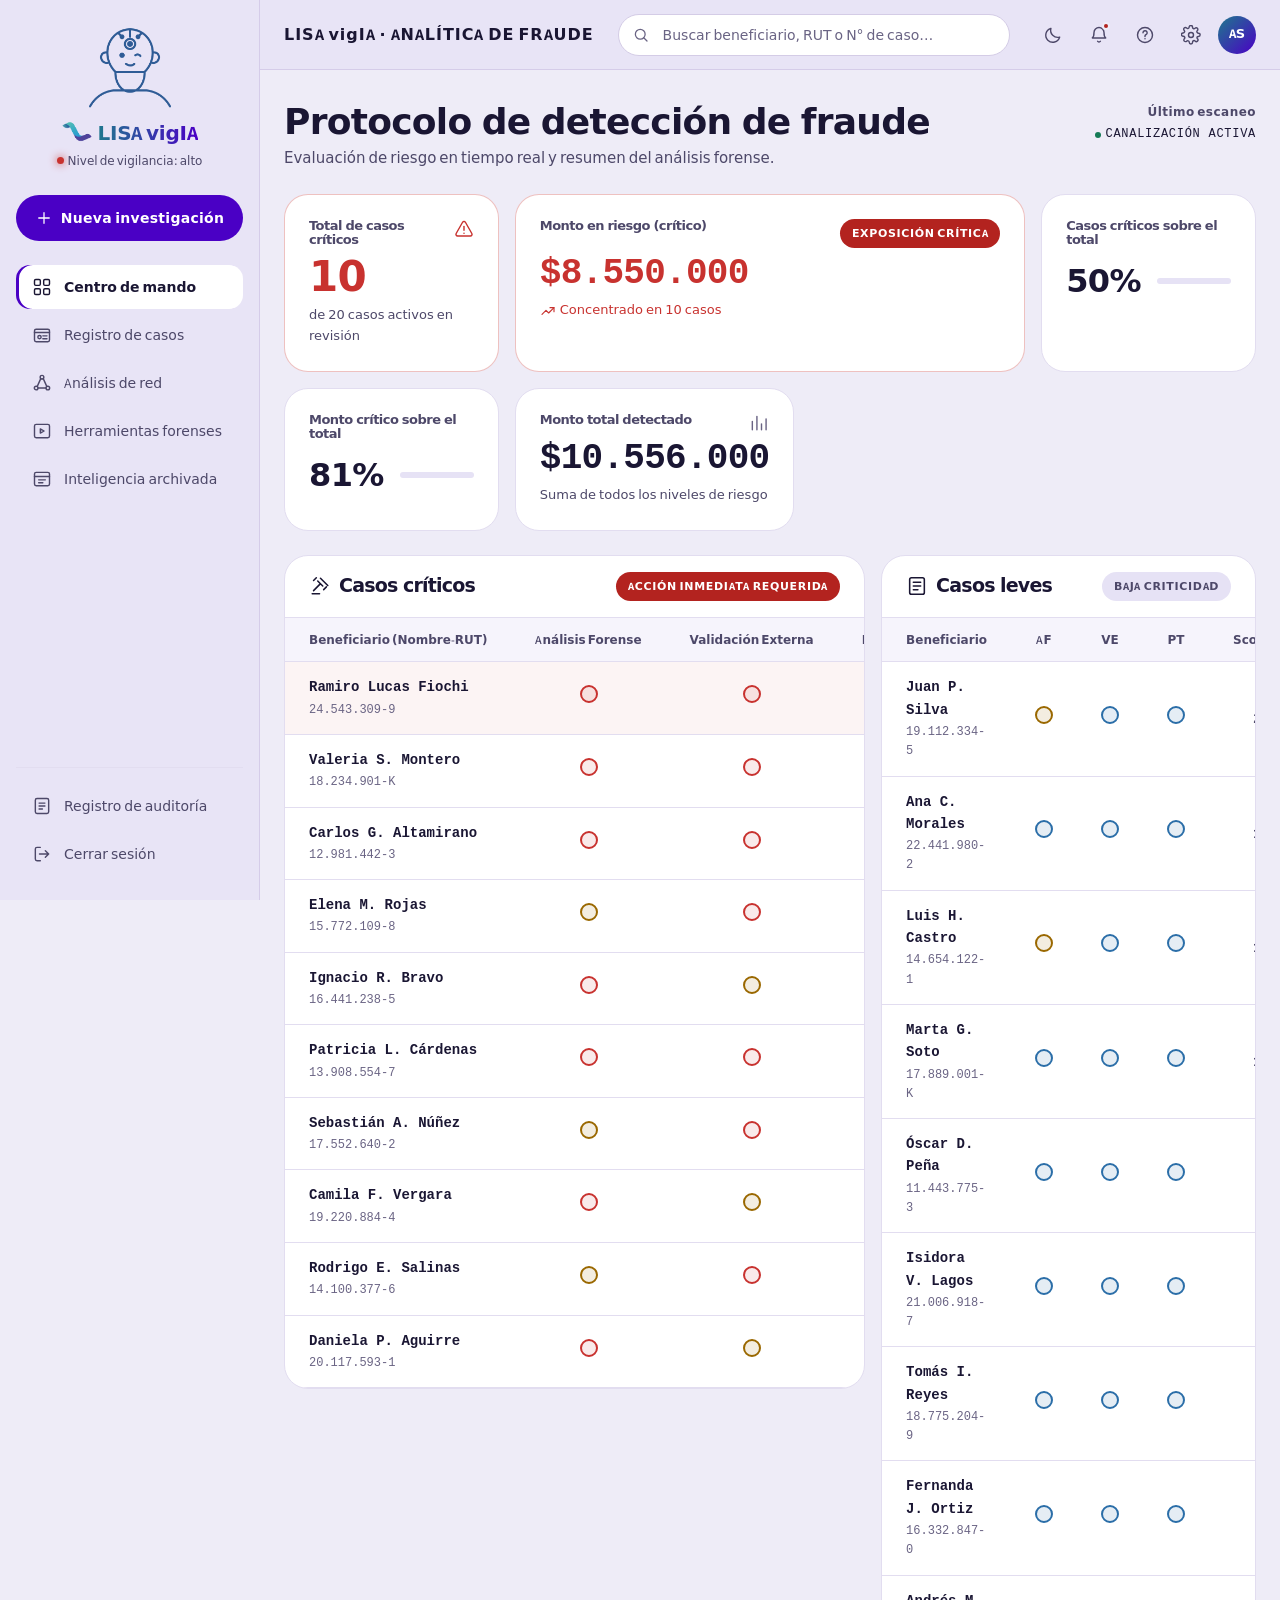
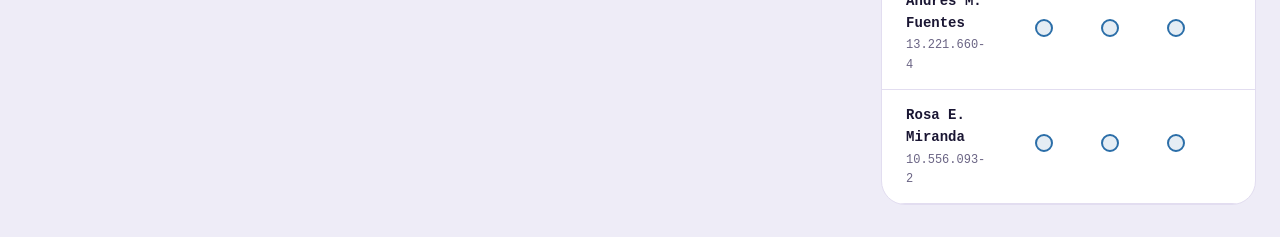
<file: index.html>
<!DOCTYPE html>
<html lang="es">
  <head>
    <meta charset="UTF-8" />
    <meta name="viewport" content="width=device-width, initial-scale=1.0" />
    <meta
      name="description"
      content="LISA vigIA: plataforma de revisión de evidencia de fraude en siniestros para compañías de seguros."
    />
    <title>LISA vigIA · Analítica de fraude en siniestros</title>

    <link rel="icon" type="image/png" href="assets/lisa-logo.png" />

    <link rel="stylesheet" href="src/css/base.css" />
    <link rel="stylesheet" href="src/css/layout.css" />
    <link rel="stylesheet" href="src/css/componentes.css" />
    <link rel="stylesheet" href="src/css/reporte.css" />
    <link rel="stylesheet" href="src/css/secciones.css" />
    <link rel="stylesheet" href="src/css/impresion.css" />
  </head>

  <body>
    <a class="solo-lectores" href="#contenido">Saltar al contenido principal</a>

    <!-- La interfaz se construye por completo desde src/js/app.js -->
    <script type="module" src="src/js/app.js"></script>

    <noscript>
      <p style="padding: 2.4rem">
        LISA vigIA necesita JavaScript activado para mostrar el análisis de los siniestros.
      </p>
    </noscript>
  </body>
</html>
</file>
<file: src/css/base.css>
/* =========================================================================
   LISA vigIA — Fundaciones: reset, tokens de diseño y tipografía base.
   El font-size raíz es 62.5% para que 1rem = 10px y las medidas del
   maquetado se lean directamente en decenas de píxel.

   La tipografía y la paleta provienen del sitio de LISA
   (lisainsurtech.com): Assistant para el texto y una geométrica para los
   títulos, en lugar de la Futura del sitio, que es de licencia cerrada.
   Los archivos se sirven desde el propio proyecto, sin acudir a terceros.
   ========================================================================= */

@font-face {
  font-family: "Assistant";
  src: url("../../assets/fuentes/assistant-latin.woff2") format("woff2");
  font-weight: 200 800;
  font-display: swap;
}

@font-face {
  font-family: "Jost";
  src: url("../../assets/fuentes/jost-latin.woff2") format("woff2");
  font-weight: 100 900;
  font-display: swap;
}


*,
*::before,
*::after {
  box-sizing: border-box;
  margin: 0;
  padding: 0;
}

:root {
  /* --- Superficies -------------------------------------------------- */
  --color-fondo: #0a1836;
  --color-superficie: #101f42;
  --color-superficie-alta: #16274f;
  --color-superficie-suave: #1c2f5c;
  --color-panel-datos: #16294f;

  /* --- Bordes y separadores ----------------------------------------- */
  --color-borde: #24386b;
  --color-borde-suave: #1a2c58;
  --color-borde-acento: #3d5490;

  /* Franjas de navegación. En el tema nocturno se confunden con el fondo,
     que es justo el efecto buscado allí. */
  --color-cromo: #081330;
  --color-cromo-borde: #1a2c58;

  /* --- Texto --------------------------------------------------------- */
  --color-texto: #eef2fb;
  --color-texto-medio: #a3b0cc;
  --color-texto-tenue: #7b8cb0;

  /* --- Semáforo de riesgo -------------------------------------------- */
  --color-critico: #f2857f;
  --color-critico-fuerte: #e5484d;
  --color-critico-fondo: rgba(242, 133, 127, 0.12);
  --color-medio: #e5b567;
  --color-medio-fondo: rgba(229, 181, 103, 0.12);
  --color-bajo: #6ea8d8;
  --color-bajo-fondo: rgba(110, 168, 216, 0.12);
  --color-ok: #5fc9a0;
  --color-ok-fondo: rgba(95, 201, 160, 0.12);
  --color-ok-fondo-fuerte: rgba(95, 201, 160, 0.24);
  /* Turquesa de la onda de LISA, reservado a la serie de precisión de los
     gráficos. Se mantiene aparte de --color-ok porque aquel comunica un
     estado correcto y este es identidad de marca. */
  --color-precision: #00e5c2;
  /* Realce de la fila destacada en los listados. */
  --color-fila-critica: rgba(242, 133, 127, 0.07);
  --color-fila-critica-fuerte: rgba(242, 133, 127, 0.12);
  --color-borde-alerta: rgba(242, 133, 127, 0.35);

  /* --- Marca LISA ----------------------------------------------------- */
  --color-marca-turquesa: #00e5c2;
  --color-marca-azul: #36d9ff;
  --color-marca-violeta: #9b7cff;
  --color-accion: #9b7cff;
  /* Texto que se apoya sobre el color de acento. Cada tema lo define según
     la luminosidad de su propio acento: aquí es lavanda claro. */
  --color-sobre-accion: #0a0a1a;

  /* --- Tipografía ------------------------------------------------------ */
  --fuente-base: "Assistant", "Segoe UI", system-ui, -apple-system, sans-serif;
  /* Geométrica para titulares, en el lugar que la Futura ocupa en el sitio. */
  --fuente-titulo: "Jost", "Futura", "Century Gothic", var(--fuente-base);
  --fuente-mono: "Cascadia Mono", "Consolas", "SF Mono", "Menlo", monospace;

  /* --- Ritmo espacial --------------------------------------------------- */
  --espacio-xs: 0.4rem;
  --espacio-sm: 0.8rem;
  --espacio-md: 1.6rem;
  --espacio-lg: 2.4rem;
  --espacio-xl: 3.2rem;

  --radio-sm: 0.8rem;
  --radio-md: 1.4rem;
  --radio-lg: 2.4rem;
  /* Píldora completa, la forma que el sitio da a sus botones. */
  --radio-pildora: 30rem;

  --ancho-sidebar: 26rem;
  --alto-topbar: 7rem;

  --sombra-panel: 0 0.2rem 1.6rem rgba(3, 8, 22, 0.55);
  --transicion: 160ms ease;
}

/* =========================================================================
   Tema diurno.
   La paleta se deriva de los logotipos: el violeta #4f439b y el cian #2fa2cd
   de la onda de LISA, y el azul #365e91 del retrato del vigía. Los neutros
   llevan un sesgo hacia ese azul en lugar de ser grises puros, de modo que
   el conjunto se lea como una sola familia cromática.

   El semáforo de riesgo queda fuera de esa armonía: rojo, ámbar y verde
   comunican estado, no marca, así que solo se oscurecen lo justo para
   conservar el contraste sobre fondo claro.
   ========================================================================= */

:root[data-tema="claro"] {
  /* --- Superficies, teñidas con el azul de marca --------------------- */
  --color-fondo: #eeecf7;
  --color-superficie: #ffffff;
  --color-superficie-alta: #f6f4fc;
  --color-superficie-suave: #e6e2f5;
  --color-panel-datos: #e7e3f7;

  /* Franjas de navegación: llevan el azul de marca más marcado, para que
     el armazón de la aplicación se distinga del área de trabajo. */
  --color-cromo: #e8e4f6;
  --color-cromo-borde: #d5cce9;

  /* --- Bordes y separadores ----------------------------------------- */
  --color-borde: #d4cce6;
  --color-borde-suave: #e2ddf0;
  --color-borde-acento: #b0a8cd;

  /* --- Texto: azul muy oscuro en lugar de negro ---------------------- */
  --color-texto: #1a1633;
  --color-texto-medio: #4d4869;
  --color-texto-tenue: #6a6484;

  /* --- Semáforo de riesgo. Ajeno a la marca: comunica estado. -------- */
  --color-critico: #c8322f;
  --color-critico-fuerte: #b3231f;
  --color-critico-fondo: rgba(200, 50, 47, 0.1);
  --color-medio: #9a6800;
  --color-medio-fondo: rgba(154, 104, 0, 0.12);
  --color-bajo: #2b6ea8;
  --color-bajo-fondo: rgba(43, 110, 168, 0.12);
  --color-ok: #157a56;
  --color-ok-fondo: rgba(21, 122, 86, 0.1);
  --color-ok-fondo-fuerte: rgba(21, 122, 86, 0.18);
  --color-precision: #1e798d;
  --color-fila-critica: rgba(200, 50, 47, 0.05);
  --color-fila-critica-fuerte: rgba(200, 50, 47, 0.09);
  --color-borde-alerta: rgba(200, 50, 47, 0.3);

  /* --- Marca LISA ----------------------------------------------------- */
  --color-marca-turquesa: #1e798d;
  --color-marca-azul: #2b7ea6;
  --color-marca-violeta: #4a00c5;
  --color-accion: #4a00c5;
  /* Turquesa vivo del sitio. Con 1,6 de contraste sobre blanco solo sirve
     como adorno: los datos usan la variante oscura de arriba. */
  --color-marca-brillo: #00e5c2;
  /* El acento diurno es el violeta oscuro de LISA, así que el texto que se
     apoya sobre él va en blanco. */
  --color-sobre-accion: #ffffff;

  --sombra-panel: 0 0.2rem 1.6rem rgba(26, 22, 51, 0.1);
}

html {
  font-size: 62.5%; /* 1rem = 10px */
}

body {
  min-height: 100vh;
  background-color: var(--color-fondo);
  color: var(--color-texto);
  font-family: var(--fuente-base);
  font-size: 1.6rem;
  line-height: 1.6;
  -webkit-font-smoothing: antialiased;
  /* Ningún contenido ancho debe desplazar la página en horizontal: los
     bloques que lo necesitan gestionan su propio scroll interno. */
  overflow-x: hidden;
  transition: background-color var(--transicion), color var(--transicion);
}

h1,
h2,
h3,
h4 {
  font-family: var(--fuente-titulo);
  line-height: 1.1;
  font-weight: 600;
  letter-spacing: -0.04em;
}

ul,
ol {
  list-style: none;
}

button {
  font-family: inherit;
  font-size: inherit;
  color: inherit;
  background: none;
  border: none;
  cursor: pointer;
}

a {
  color: inherit;
  text-decoration: none;
}

img {
  max-width: 100%;
  display: block;
}

table {
  border-collapse: collapse;
  width: 100%;
}

:focus-visible {
  outline: 0.2rem solid var(--color-accion);
  outline-offset: 0.2rem;
}

/* Texto reservado a lectores de pantalla. */
.solo-lectores {
  position: absolute;
  width: 0.1rem;
  height: 0.1rem;
  padding: 0;
  overflow: hidden;
  clip: rect(0, 0, 0, 0);
  white-space: nowrap;
  border: 0;
}

/* Utilidades tipográficas de uso transversal. */
.dato-mono {
  font-family: var(--fuente-mono);
  font-variant-numeric: tabular-nums;
}

.etiqueta-campo {
  font-size: 1.1rem;
  font-weight: 600;
  letter-spacing: 0.08em;
  text-transform: uppercase;
  color: var(--color-texto-tenue);
}
</file>
<file: src/css/layout.css>
/* =========================================================================
   LISA vigIA — Armazón de la aplicación: barra lateral, cabecera superior
   y contenedor de vistas. Grid de dos columnas que colapsa en móvil.
   ========================================================================= */

.app {
  display: grid;
  grid-template-columns: var(--ancho-sidebar) 1fr;
  min-height: 100vh;
}

/* ------------------------------------------------------------------ */
/* Barra lateral                                                       */
/* ------------------------------------------------------------------ */

.sidebar {
  display: flex;
  flex-direction: column;
  gap: var(--espacio-lg);
  padding: var(--espacio-lg) var(--espacio-md);
  background-color: var(--color-cromo);
  border-right: 0.1rem solid var(--color-cromo-borde);
  position: sticky;
  top: 0;
  height: 100vh;
  overflow-y: auto;
}

.sidebar__marca {
  display: flex;
  flex-direction: column;
  align-items: center;
  gap: var(--espacio-sm);
  text-align: center;
}

/* Retrato del vigía: el PNG viene en azul plano, que sobre el fondo
   nocturno pierde contraste, así que se aclara solo en ese tema. */
.sidebar__vigia {
  width: 9.6rem;
  height: auto;
  object-fit: contain;
  filter: brightness(1.85) saturate(1.15);
}

:root[data-tema="claro"] .sidebar__vigia {
  filter: none;
}

.sidebar__identidad {
  display: flex;
  flex-direction: column;
  align-items: center;
  gap: 0.2rem;
}

/* La onda de LISA acompaña al nombre. El PNG trae un amplio margen
   transparente, así que se recorta con object-fit y un escalado que
   aprovecha ese espacio sobrante. */
.sidebar__logo {
  width: 3.2rem;
  height: 1.8rem;
  object-fit: cover;
  object-position: center;
  transform: scale(2.1);
  flex-shrink: 0;
}

.sidebar__nombre {
  display: flex;
  align-items: center;
  gap: 0.4rem;
  font-size: 2rem;
  font-weight: 700;
  letter-spacing: -0.01em;
  overflow: hidden;
}

.sidebar__nombre span {
  background: linear-gradient(
    90deg,
    var(--color-marca-turquesa),
    var(--color-marca-violeta)
  );
  -webkit-background-clip: text;
  background-clip: text;
  color: transparent;
}

.sidebar__estado {
  display: flex;
  align-items: center;
  gap: var(--espacio-xs);
  font-size: 1.2rem;
  color: var(--color-texto-medio);
}

.sidebar__punto {
  width: 0.7rem;
  height: 0.7rem;
  border-radius: 50%;
  background-color: var(--color-critico);
  box-shadow: 0 0 0.8rem var(--color-critico);
}

.sidebar__accion {
  display: flex;
  align-items: center;
  justify-content: center;
  gap: var(--espacio-sm);
  width: 100%;
  padding: 1.4rem;
  background-color: var(--color-accion);
  color: var(--color-sobre-accion);
  font-size: 1.4rem;
  font-weight: 700;
  letter-spacing: 0.02em;
  border-radius: var(--radio-pildora);
  transition: filter var(--transicion);
}

.sidebar__accion:hover {
  filter: brightness(1.08);
}

.sidebar__nav {
  display: flex;
  flex-direction: column;
  gap: var(--espacio-xs);
}

.sidebar__enlace {
  display: flex;
  align-items: center;
  gap: 1.2rem;
  width: 100%;
  padding: 1.2rem var(--espacio-md);
  font-size: 1.4rem;
  color: var(--color-texto-medio);
  border-radius: var(--radio-md);
  text-align: left;
  transition: background-color var(--transicion), color var(--transicion);
}

.sidebar__enlace:hover {
  background-color: var(--color-superficie);
  color: var(--color-texto);
}

/* La sección activa se marca con el acento de LISA. */
.sidebar__enlace[aria-current="page"] {
  background-color: var(--color-superficie);
  color: var(--color-texto);
  font-weight: 600;
  box-shadow: inset 0.3rem 0 0 var(--color-accion);
}

.sidebar__enlace .icono {
  flex-shrink: 0;
  color: currentColor;
}

.sidebar__pie {
  margin-top: auto;
  padding-top: var(--espacio-md);
  border-top: 0.1rem solid var(--color-borde-suave);
  display: flex;
  flex-direction: column;
  gap: var(--espacio-xs);
}

/* ------------------------------------------------------------------ */
/* Cabecera superior                                                   */
/* ------------------------------------------------------------------ */

.principal {
  display: flex;
  flex-direction: column;
  min-width: 0; /* permite que las tablas internas hagan scroll */
}

.topbar {
  display: flex;
  align-items: center;
  gap: var(--espacio-lg);
  height: var(--alto-topbar);
  padding: 0 var(--espacio-lg);
  border-bottom: 0.1rem solid var(--color-cromo-borde);
  background-color: var(--color-cromo);
  position: sticky;
  top: 0;
  z-index: 10;
}

.topbar__titulo {
  font-size: 1.6rem;
  font-weight: 700;
  letter-spacing: 0.06em;
  white-space: nowrap;
  min-width: 0;
}

.topbar__buscador {
  position: relative;
  flex: 1;
  max-width: 52rem;
}

.topbar__buscador .icono {
  position: absolute;
  left: 1.4rem;
  top: 50%;
  transform: translateY(-50%);
  color: var(--color-texto-tenue);
  pointer-events: none;
}

.topbar__input {
  width: 100%;
  padding: 1.1rem 1.4rem 1.1rem 4.4rem;
  font-family: inherit;
  font-size: 1.4rem;
  color: var(--color-texto);
  /* El campo se apoya en la superficie para separarse de la franja. */
  background-color: var(--color-superficie);
  border: 0.1rem solid var(--color-borde);
  border-radius: var(--radio-pildora);
  transition: border-color var(--transicion);
}

.topbar__input::placeholder {
  color: var(--color-texto-tenue);
}

.topbar__input:focus {
  outline: none;
  border-color: var(--color-borde-acento);
}

.topbar__acciones {
  display: flex;
  align-items: center;
  gap: var(--espacio-sm);
  margin-left: auto;
  flex-shrink: 0;
}

.topbar__boton {
  position: relative;
  display: flex;
  align-items: center;
  justify-content: center;
  width: 3.8rem;
  height: 3.8rem;
  color: var(--color-texto-medio);
  border-radius: 50%;
  transition: background-color var(--transicion), color var(--transicion);
}

.topbar__boton:hover {
  background-color: var(--color-superficie-alta);
  color: var(--color-texto);
}

.topbar__notificacion {
  position: absolute;
  top: 0.6rem;
  right: 0.8rem;
  width: 0.8rem;
  height: 0.8rem;
  border-radius: 50%;
  background-color: var(--color-critico-fuerte);
  border: 0.2rem solid var(--color-fondo);
}

.topbar__avatar {
  width: 3.8rem;
  height: 3.8rem;
  border-radius: 50%;
  background: linear-gradient(
    135deg,
    var(--color-marca-turquesa),
    var(--color-marca-violeta)
  );
  display: flex;
  align-items: center;
  justify-content: center;
  font-size: 1.3rem;
  font-weight: 700;
  color: #fff;
}

/* ------------------------------------------------------------------ */
/* Contenedor de vistas                                                */
/* ------------------------------------------------------------------ */

.vista {
  flex: 1;
  padding: var(--espacio-xl) var(--espacio-lg);
  display: flex;
  flex-direction: column;
  gap: var(--espacio-lg);
}

.vista__cabecera {
  display: flex;
  align-items: flex-start;
  justify-content: space-between;
  gap: var(--espacio-md);
  flex-wrap: wrap;
}

.vista__titulo {
  font-size: 3.6rem;
  letter-spacing: -0.02em;
}

.vista__subtitulo {
  margin-top: var(--espacio-xs);
  font-size: 1.5rem;
  color: var(--color-texto-medio);
}

.vista__meta {
  text-align: right;
  font-size: 1.2rem;
}

.vista__meta-titulo {
  font-weight: 700;
  color: var(--color-texto-medio);
  letter-spacing: 0.04em;
}

.vista__meta-estado {
  display: flex;
  align-items: center;
  justify-content: flex-end;
  gap: var(--espacio-xs);
  margin-top: var(--espacio-xs);
  font-family: var(--fuente-mono);
  color: var(--color-texto);
  letter-spacing: 0.06em;
}

.vista__meta-punto {
  width: 0.6rem;
  height: 0.6rem;
  border-radius: 50%;
  background-color: var(--color-ok);
  animation: latido 2s ease-in-out infinite;
}

@keyframes latido {
  0%,
  100% {
    opacity: 1;
  }
  50% {
    opacity: 0.35;
  }
}

/* ------------------------------------------------------------------ */
/* Botón de menú (solo móvil)                                          */
/* ------------------------------------------------------------------ */

.menu-movil {
  display: none;
  align-items: center;
  justify-content: center;
  width: 4rem;
  height: 4rem;
  color: var(--color-texto);
  border: 0.1rem solid var(--color-borde);
  border-radius: var(--radio-md);
}

.sidebar__cerrar {
  display: none;
  position: absolute;
  top: var(--espacio-md);
  right: var(--espacio-md);
  width: 3.6rem;
  height: 3.6rem;
  align-items: center;
  justify-content: center;
  color: var(--color-texto-medio);
  border-radius: 50%;
}

/* ------------------------------------------------------------------ */
/* Adaptación a pantallas menores                                      */
/* ------------------------------------------------------------------ */

@media (max-width: 1100px) {
  .vista__titulo {
    font-size: 2.8rem;
  }
}

@media (max-width: 900px) {
  .app {
    grid-template-columns: 1fr;
  }

  .sidebar {
    position: fixed;
    top: 0;
    left: 0;
    z-index: 60;
    width: min(30rem, 85vw);
    transform: translateX(-100%);
    transition: transform var(--transicion);
    box-shadow: var(--sombra-panel);
  }

  .sidebar.esta-abierta {
    transform: translateX(0);
  }

  .sidebar__cerrar {
    display: flex;
  }

  .menu-movil {
    display: flex;
  }

  .topbar {
    gap: var(--espacio-md);
    padding: 0 var(--espacio-md);
  }

  .topbar__titulo {
    font-size: 1.3rem;
  }

  .vista {
    padding: var(--espacio-lg) var(--espacio-md);
  }
}

@media (max-width: 620px) {
  .topbar__buscador {
    display: none;
  }

  /* La cabecera conserva el cambio de tema y el avatar: el resto de
     accesos permanece disponible desde el menú lateral. */
  .topbar__boton:not(.topbar__boton--tema) {
    display: none;
  }

  .topbar {
    gap: var(--espacio-sm);
    padding: 0 var(--espacio-sm);
  }

  .topbar__titulo {
    font-size: 1.1rem;
    overflow: hidden;
    text-overflow: ellipsis;
  }

  .topbar__acciones {
    gap: var(--espacio-xs);
  }
}

/* Velo que oscurece el contenido cuando el menú móvil está abierto. */
.velo-menu {
  position: fixed;
  inset: 0;
  z-index: 50;
  background-color: rgba(0, 0, 0, 0.6);
  opacity: 0;
  visibility: hidden;
  transition: opacity var(--transicion), visibility var(--transicion);
}

.velo-menu.esta-visible {
  opacity: 1;
  visibility: visible;
}
</file>
<file: src/css/componentes.css>
/* =========================================================================
   LISA vigIA — Componentes reutilizables: paneles, indicadores KPI,
   semáforos de riesgo, tablas de casos, distintivos y botones.
   ========================================================================= */

/* ------------------------------------------------------------------ */
/* Panel genérico                                                      */
/* ------------------------------------------------------------------ */

.panel {
  background-color: var(--color-superficie);
  border: 0.1rem solid var(--color-borde-suave);
  border-radius: var(--radio-lg);
  overflow: hidden;
  min-width: 0;
}

.panel__cabecera {
  display: flex;
  align-items: center;
  gap: var(--espacio-sm);
  padding: var(--espacio-md) var(--espacio-lg);
  border-bottom: 0.1rem solid var(--color-borde-suave);
}

.panel__titulo {
  display: flex;
  align-items: center;
  gap: var(--espacio-sm);
  font-size: 1.9rem;
  font-weight: 600;
}

.panel__cuerpo {
  padding: var(--espacio-lg);
}

/* ------------------------------------------------------------------ */
/* Distintivos                                                         */
/* ------------------------------------------------------------------ */

.distintivo {
  display: inline-flex;
  align-items: center;
  gap: var(--espacio-xs);
  padding: 0.6rem 1.2rem;
  font-size: 1.1rem;
  font-weight: 700;
  letter-spacing: 0.06em;
  text-transform: uppercase;
  border-radius: var(--radio-pildora);
  white-space: nowrap;
}

.distintivo--critico {
  background-color: var(--color-critico-fuerte);
  color: #fff;
}

.distintivo--critico-suave {
  background-color: var(--color-critico-fondo);
  color: var(--color-critico);
  border: 0.1rem solid var(--color-critico);
}

.distintivo--neutro {
  background-color: var(--color-superficie-suave);
  color: var(--color-texto-medio);
}

.distintivo--medio {
  background-color: var(--color-medio-fondo);
  color: var(--color-medio);
  border: 0.1rem solid var(--color-medio);
}

.distintivo--ok {
  background-color: var(--color-ok-fondo);
  color: var(--color-ok);
  border: 0.1rem solid var(--color-ok);
}

/* ------------------------------------------------------------------ */
/* Botones                                                             */
/* ------------------------------------------------------------------ */

.boton {
  display: inline-flex;
  align-items: center;
  justify-content: center;
  gap: var(--espacio-sm);
  padding: 1.3rem 2.6rem;
  font-size: 1.5rem;
  font-weight: 600;
  /* Píldora completa, como los botones del sitio de LISA. */
  border-radius: var(--radio-pildora);
  border: 0.1rem solid transparent;
  transition: background-color var(--transicion), border-color var(--transicion),
    filter var(--transicion);
}

.boton--primario {
  background-color: var(--color-accion);
  color: var(--color-sobre-accion);
}

.boton--primario:hover {
  filter: brightness(1.08);
}

.boton--peligro {
  background-color: var(--color-critico-fuerte);
  color: #fff;
}

.boton--peligro:hover {
  filter: brightness(1.08);
}

.boton--exito {
  background-color: var(--color-ok-fondo);
  color: var(--color-ok);
  border-color: var(--color-ok);
}

.boton--exito:hover {
  background-color: var(--color-ok-fondo-fuerte);
}

.boton--fantasma {
  background-color: transparent;
  color: var(--color-texto-medio);
  border-color: var(--color-borde);
}

.boton--fantasma:hover {
  background-color: var(--color-superficie-alta);
  color: var(--color-texto);
}

.boton[disabled] {
  opacity: 0.5;
  cursor: not-allowed;
}

/* ------------------------------------------------------------------ */
/* Tarjetas de indicadores (KPI)                                       */
/* ------------------------------------------------------------------ */

/* Cinco indicadores en una sola línea: el monto en riesgo ocupa el doble,
   de modo que la fila se reparte en seis fracciones iguales. */
.indicadores {
  display: grid;
  grid-template-columns: repeat(6, 1fr);
  gap: var(--espacio-md);
  align-items: stretch;
}

@media (max-width: 1500px) {
  .indicadores {
    grid-template-columns: repeat(4, 1fr);
  }
}

@media (max-width: 1000px) {
  .indicadores {
    grid-template-columns: repeat(2, 1fr);
  }
}

@media (max-width: 620px) {
  .indicadores {
    grid-template-columns: 1fr;
  }
}

.kpi {
  display: flex;
  flex-direction: column;
  gap: var(--espacio-sm);
  padding: var(--espacio-lg);
  background-color: var(--color-superficie);
  border: 0.1rem solid var(--color-borde-suave);
  border-radius: var(--radio-lg);
}

.kpi--alerta {
  border-color: var(--color-borde-alerta);
}

.kpi--ancho {
  grid-column: span 2;
}

.kpi__cabecera {
  display: flex;
  align-items: flex-start;
  justify-content: space-between;
  gap: var(--espacio-sm);
}

.kpi__titulo {
  font-size: 1.3rem;
  font-weight: 600;
  color: var(--color-texto-medio);
}

.kpi__icono {
  color: var(--color-texto-tenue);
  flex-shrink: 0;
}

.kpi__icono--alerta {
  color: var(--color-critico);
}

.kpi__valor {
  font-size: 4.2rem;
  font-weight: 700;
  letter-spacing: -0.02em;
  line-height: 1;
}

.kpi__valor--critico {
  color: var(--color-critico);
}

.kpi__valor--monto {
  font-size: 3.6rem;
  font-family: var(--fuente-mono);
}

.kpi__nota {
  font-size: 1.3rem;
  color: var(--color-texto-medio);
}

.kpi__nota--alerta {
  display: flex;
  align-items: center;
  gap: var(--espacio-xs);
  color: var(--color-critico);
}

/* Fila que combina porcentaje y barra de progreso. */
.kpi__medida {
  display: flex;
  align-items: center;
  gap: var(--espacio-md);
}

.kpi__porcentaje {
  font-size: 3.2rem;
  font-weight: 700;
  letter-spacing: -0.02em;
}

.barra {
  flex: 1;
  height: 0.6rem;
  background-color: var(--color-superficie-suave);
  border-radius: 999rem;
  overflow: hidden;
}

.barra__relleno {
  height: 100%;
  background-color: var(--color-critico);
  border-radius: 999rem;
  transition: width 600ms ease;
}

/* ------------------------------------------------------------------ */
/* Semáforo de riesgo                                                  */
/* ------------------------------------------------------------------ */

.semaforo {
  display: inline-flex;
  width: 1.8rem;
  height: 1.8rem;
  border-radius: 50%;
  border: 0.2rem solid currentColor;
}

.semaforo--alto {
  color: var(--color-critico);
  background-color: var(--color-critico-fondo);
}

.semaforo--medio {
  color: var(--color-medio);
  background-color: var(--color-medio-fondo);
}

.semaforo--bajo {
  color: var(--color-bajo);
  background-color: var(--color-bajo-fondo);
}

/* Versión grande usada en las cabeceras de sección del reporte. */
.semaforo--grande {
  width: 1.2rem;
  height: 1.2rem;
  border-width: 0;
  background-color: currentColor;
  box-shadow: 0 0 0.8rem currentColor;
}

/* ------------------------------------------------------------------ */
/* Tablas de casos                                                     */
/* ------------------------------------------------------------------ */

/* El scroll queda contenido aquí: min-width:0 impide que el ancho mínimo
   de la tabla empuje al panel y provoque scroll horizontal en la página. */
.tabla-envoltura {
  overflow-x: auto;
  min-width: 0;
  max-width: 100%;
}

.tabla-casos {
  min-width: 52rem;
}

/* La variante compacta cabe en la columna estrecha de casos leves. */
.tabla-casos--compacta {
  min-width: 34rem;
}

.tabla-casos--compacta thead th,
.tabla-casos--compacta td {
  padding-left: var(--espacio-md);
  padding-right: var(--espacio-md);
}

.tabla-casos thead th {
  padding: 1.2rem var(--espacio-lg);
  font-size: 1.2rem;
  font-weight: 600;
  color: var(--color-texto-medio);
  text-align: left;
  background-color: var(--color-superficie-alta);
  border-bottom: 0.1rem solid var(--color-borde-suave);
  white-space: nowrap;
}

.tabla-casos th.col-centro,
.tabla-casos td.col-centro {
  text-align: center;
}

.tabla-casos th.col-derecha,
.tabla-casos td.col-derecha {
  text-align: right;
}

.tabla-casos tbody tr {
  border-bottom: 0.1rem solid var(--color-borde-suave);
  cursor: pointer;
  transition: background-color var(--transicion);
}

.tabla-casos tbody tr:hover,
.tabla-casos tbody tr:focus-visible {
  background-color: var(--color-superficie-alta);
}

.tabla-casos tbody tr.esta-destacada {
  background-color: var(--color-fila-critica);
}

.tabla-casos tbody tr.esta-destacada:hover {
  background-color: var(--color-fila-critica-fuerte);
}

.tabla-casos td {
  padding: 1.4rem var(--espacio-lg);
  vertical-align: middle;
}

.celda-beneficiario__nombre {
  font-family: var(--fuente-mono);
  font-size: 1.4rem;
  font-weight: 600;
  color: var(--color-texto);
}

.celda-beneficiario__rut {
  font-family: var(--fuente-mono);
  font-size: 1.2rem;
  color: var(--color-texto-tenue);
  margin-top: 0.2rem;
}

.puntaje {
  font-family: var(--fuente-mono);
  font-size: 1.5rem;
  font-weight: 700;
}

.puntaje--alto {
  color: var(--color-critico);
}

.puntaje--medio {
  color: var(--color-medio);
}

.puntaje--bajo {
  color: var(--color-texto-medio);
}

/* Recuadro que enmarca el puntaje del caso más grave. */
.puntaje--marcado {
  display: inline-block;
  padding: 0.4rem 1rem;
  border: 0.1rem solid var(--color-critico-fuerte);
  border-radius: var(--radio-sm);
  background-color: var(--color-critico-fondo);
}

/* Cuadrícula que reparte las dos listas de casos del panel inicial.
   minmax(0,·) evita que el contenido ancho estire las columnas. */
.listados {
  display: grid;
  grid-template-columns: minmax(0, 1.55fr) minmax(0, 1fr);
  gap: var(--espacio-md);
  align-items: start;
}

@media (max-width: 1250px) {
  .listados {
    grid-template-columns: minmax(0, 1fr);
  }
}

@media (max-width: 620px) {
  .kpi--ancho {
    grid-column: span 1;
  }
}

/* ------------------------------------------------------------------ */
/* Modales                                                             */
/* ------------------------------------------------------------------ */

.modal {
  position: fixed;
  inset: 0;
  z-index: 100;
  display: flex;
  align-items: center;
  justify-content: center;
  padding: var(--espacio-md);
  background-color: rgba(4, 4, 6, 0.72);
  opacity: 0;
  visibility: hidden;
  transition: opacity var(--transicion), visibility var(--transicion);
}

.modal.esta-visible {
  opacity: 1;
  visibility: visible;
}

.modal__caja {
  width: min(56rem, 100%);
  max-height: 90vh;
  overflow-y: auto;
  background-color: var(--color-superficie);
  border: 0.1rem solid var(--color-borde);
  border-radius: var(--radio-lg);
  box-shadow: var(--sombra-panel);
  transform: translateY(1.2rem);
  transition: transform var(--transicion);
}

.modal.esta-visible .modal__caja {
  transform: translateY(0);
}

.modal__cabecera {
  display: flex;
  align-items: center;
  gap: var(--espacio-sm);
  padding: var(--espacio-lg);
  border-bottom: 0.1rem solid var(--color-borde-suave);
}

.modal__titulo {
  font-size: 1.9rem;
}

.modal__cerrar {
  margin-left: auto;
  display: flex;
  align-items: center;
  justify-content: center;
  width: 3.4rem;
  height: 3.4rem;
  color: var(--color-texto-medio);
  border-radius: 50%;
}

.modal__cerrar:hover {
  background-color: var(--color-superficie-alta);
  color: var(--color-texto);
}

.modal__cuerpo {
  padding: var(--espacio-lg);
  display: flex;
  flex-direction: column;
  gap: var(--espacio-md);
  font-size: 1.4rem;
  color: var(--color-texto-medio);
}

.modal__pie {
  display: flex;
  justify-content: flex-end;
  gap: var(--espacio-sm);
  padding: var(--espacio-lg);
  border-top: 0.1rem solid var(--color-borde-suave);
  flex-wrap: wrap;
}

/* Campos de formulario dentro de modales. */
.campo {
  display: flex;
  flex-direction: column;
  gap: var(--espacio-xs);
}

.campo__control {
  width: 100%;
  padding: 1.1rem 1.4rem;
  font-family: inherit;
  font-size: 1.4rem;
  color: var(--color-texto);
  background-color: var(--color-fondo);
  border: 0.1rem solid var(--color-borde);
  border-radius: var(--radio-md);
  resize: vertical;
}

.campo__control:focus {
  outline: none;
  border-color: var(--color-borde-acento);
}

.campo__error {
  font-size: 1.2rem;
  color: var(--color-critico);
  min-height: 1.6rem;
}

/* Resumen de adjuntos dentro del modal de correo. */
.adjunto {
  display: flex;
  align-items: center;
  gap: var(--espacio-sm);
  padding: 1.2rem;
  background-color: var(--color-fondo);
  border: 0.1rem dashed var(--color-borde);
  border-radius: var(--radio-md);
  font-family: var(--fuente-mono);
  font-size: 1.3rem;
  color: var(--color-texto);
}

/* ------------------------------------------------------------------ */
/* Avisos flotantes (sustituyen a alert)                               */
/* ------------------------------------------------------------------ */

.avisos {
  position: fixed;
  right: var(--espacio-lg);
  bottom: var(--espacio-lg);
  z-index: 200;
  display: flex;
  flex-direction: column;
  gap: var(--espacio-sm);
  max-width: min(38rem, calc(100vw - 3.2rem));
}

.aviso {
  display: flex;
  align-items: flex-start;
  gap: var(--espacio-sm);
  padding: var(--espacio-md);
  background-color: var(--color-superficie-alta);
  border: 0.1rem solid var(--color-borde);
  border-left: 0.3rem solid var(--color-accion);
  border-radius: var(--radio-md);
  box-shadow: var(--sombra-panel);
  font-size: 1.3rem;
  animation: aviso-entra 200ms ease;
}

.aviso--exito {
  border-left-color: var(--color-ok);
}

.aviso--exito .aviso__icono {
  color: var(--color-ok);
}

.aviso--alerta {
  border-left-color: var(--color-critico);
}

.aviso--alerta .aviso__icono {
  color: var(--color-critico);
}

.aviso__icono {
  flex-shrink: 0;
  color: var(--color-accion);
  margin-top: 0.1rem;
}

.aviso__titulo {
  font-weight: 700;
  color: var(--color-texto);
}

.aviso__texto {
  color: var(--color-texto-medio);
  margin-top: 0.2rem;
}

@keyframes aviso-entra {
  from {
    opacity: 0;
    transform: translateY(1rem);
  }
  to {
    opacity: 1;
    transform: translateY(0);
  }
}

/* Estado vacío para listados sin resultados. */
.estado-vacio {
  padding: var(--espacio-xl);
  text-align: center;
  color: var(--color-texto-tenue);
  font-size: 1.4rem;
}
</file>
<file: src/css/reporte.css>
/* =========================================================================
   LISA vigIA — Vista de reporte de caso: ficha del siniestro, secciones
   de evidencia, visor del documento y gráficos de patrones.
   ========================================================================= */

/* ------------------------------------------------------------------ */
/* Ficha superior del caso                                             */
/* ------------------------------------------------------------------ */

.ficha {
  position: relative;
  display: grid;
  grid-template-columns: 1fr auto;
  gap: var(--espacio-lg);
  padding: var(--espacio-xl) var(--espacio-xl) var(--espacio-xl) 4rem;
  background-color: var(--color-panel-datos);
  border: 0.1rem solid var(--color-borde);
  border-radius: var(--radio-lg);
  overflow: hidden;
}

/* Franja lateral cuyo color refleja la criticidad del caso. */
.ficha::before {
  content: "";
  position: absolute;
  top: 0;
  left: 0;
  width: 0.5rem;
  height: 100%;
  background-color: var(--color-critico);
}

.ficha--leve::before {
  background-color: var(--color-bajo);
}

.ficha__identidad {
  display: flex;
  align-items: center;
  gap: var(--espacio-md);
  flex-wrap: wrap;
}

.ficha__nombre {
  display: flex;
  align-items: center;
  gap: 1.2rem;
  font-size: 3.6rem;
  letter-spacing: -0.04em;
}

.ficha__rut {
  padding: 0.6rem 1.2rem;
  font-family: var(--fuente-mono);
  font-size: 1.4rem;
  background-color: var(--color-superficie-suave);
  border-radius: var(--radio-sm);
}

.ficha__siniestro {
  font-size: 1.3rem;
  color: var(--color-texto-medio);
}

.ficha__siniestro strong {
  font-family: var(--fuente-mono);
  color: var(--color-texto);
  letter-spacing: 0.04em;
}

/* Cuadrícula de datos del siniestro. */
.ficha__datos {
  display: grid;
  /* Los cinco datos del siniestro caben en una fila; al estrecharse la
     pantalla pasan a dos y luego a una, sin estados intermedios que
     dejen una tarjeta suelta. */
  grid-template-columns: repeat(5, minmax(0, 1fr));
  gap: var(--espacio-md);
  margin-top: var(--espacio-lg);
}

.ficha__dato-valor {
  margin-top: 0.4rem;
  font-size: 1.6rem;
  color: var(--color-texto);
}

.ficha__dato-valor--monto {
  font-family: var(--fuente-mono);
  font-size: 2.2rem;
  font-weight: 700;
}

.ficha__dato-secundario {
  font-size: 1.2rem;
  color: var(--color-texto-tenue);
  margin-top: 0.2rem;
}

/* Sello circular de probabilidad de fraude. */
.sello {
  display: flex;
  flex-direction: column;
  align-items: center;
  justify-content: center;
  gap: var(--espacio-sm);
  align-self: start;
  min-width: 22rem;
  padding: var(--espacio-lg);
  border: 0.1rem solid var(--color-critico);
  border-radius: var(--radio-md);
  background-color: var(--color-critico-fondo);
  text-align: center;
}

.sello--leve {
  border-color: var(--color-bajo);
  background-color: var(--color-bajo-fondo);
}

.sello__circulo {
  display: flex;
  align-items: center;
  justify-content: center;
  width: 7rem;
  height: 7rem;
  border-radius: 50%;
  background-color: var(--color-critico);
  color: var(--color-superficie);
  font-family: var(--fuente-mono);
  font-size: 2rem;
  font-weight: 700;
  box-shadow: 0 0 2.4rem rgba(242, 133, 127, 0.4);
}

.sello--leve .sello__circulo {
  background-color: var(--color-bajo);
  color: var(--color-superficie);
  box-shadow: 0 0 2.4rem rgba(110, 168, 216, 0.35);
}

.sello__texto {
  font-size: 1.2rem;
  font-weight: 700;
  letter-spacing: 0.06em;
  text-transform: uppercase;
  color: var(--color-critico);
}

.sello--leve .sello__texto {
  color: var(--color-bajo);
}

.sello__escala {
  font-size: 1.1rem;
  color: var(--color-texto-medio);
}

/* ------------------------------------------------------------------ */
/* Secciones de evidencia                                              */
/* ------------------------------------------------------------------ */

.seccion__cabecera {
  display: flex;
  align-items: center;
  gap: 1.2rem;
  padding: var(--espacio-lg) var(--espacio-xl);
  border-bottom: 0.1rem solid var(--color-borde-suave);
  background-color: var(--color-superficie-alta);
}

.seccion__titulo {
  display: flex;
  align-items: center;
  gap: var(--espacio-sm);
  font-size: 1.9rem;
}

.seccion__distintivo {
  margin-left: auto;
}

/* Documento a la izquierda, hallazgos a la derecha. */
.seccion__doble {
  display: grid;
  grid-template-columns: 1fr 1fr;
  gap: 0;
}

.seccion__columna {
  padding: var(--espacio-xl);
  min-width: 0;
}

.seccion__columna + .seccion__columna {
  border-left: 0.1rem solid var(--color-borde-suave);
}

@media (max-width: 1250px) {
  .ficha__datos {
    grid-template-columns: repeat(3, minmax(0, 1fr));
  }
}

@media (max-width: 1000px) {
  .seccion__doble {
    grid-template-columns: minmax(0, 1fr);
  }

  .seccion__columna + .seccion__columna {
    border-left: none;
    border-top: 0.1rem solid var(--color-borde-suave);
  }

  .ficha {
    grid-template-columns: minmax(0, 1fr);
  }

  .sello {
    min-width: 0;
  }
}

@media (max-width: 620px) {
  .ficha__datos {
    grid-template-columns: minmax(0, 1fr);
  }

  /* Las acciones de cierre pasan a ocupar el ancho completo, en columna. */
  .decision__acciones {
    width: 100%;
    flex-direction: column;
  }

  .decision__acciones .boton {
    width: 100%;
  }

  .ficha {
    padding: var(--espacio-md) var(--espacio-md) var(--espacio-md) var(--espacio-lg);
  }

  .ficha__nombre {
    font-size: 2.4rem;
  }

  .ficha__identidad {
    gap: var(--espacio-sm);
  }

  .seccion__columna {
    padding: var(--espacio-md);
  }

  .seccion__cabecera {
    flex-wrap: wrap;
    padding: var(--espacio-md);
  }

  .seccion__distintivo {
    margin-left: 0;
  }
}

/* ------------------------------------------------------------------ */
/* Visor del documento con marcas de anomalía                          */
/* ------------------------------------------------------------------ */

.documento {
  position: relative;
  background-color: #ffffff;
  border: 0.1rem solid var(--color-borde);
  border-radius: var(--radio-md);
  overflow: hidden;
  line-height: 0;
}

.documento__imagen {
  width: 100%;
  height: auto;
  display: block;
}

/* Capa transparente que aloja las marcas sobre la imagen. */
.documento__capa {
  position: absolute;
  inset: 0;
}

.documento__marca {
  position: absolute;
  border: 0.2rem solid var(--color-critico-fuerte);
  border-radius: 0.3rem;
  cursor: help;
  padding: 0;
  transition: box-shadow var(--transicion), transform var(--transicion);
  animation: marca-late 2.8s ease-in-out infinite;
}

.documento__marca:hover,
.documento__marca:focus-visible {
  animation: none;
  transform: scale(1.03);
  box-shadow: 0 0 0 0.3rem rgba(229, 72, 77, 0.25);
  z-index: 2;
}

.documento__marca--metadato:hover,
.documento__marca--metadato:focus-visible {
  box-shadow: 0 0 0 0.3rem rgba(124, 108, 224, 0.25);
}

@keyframes marca-late {
  0%,
  100% {
    filter: brightness(1);
  }
  50% {
    filter: brightness(1.35);
  }
}

/* Rótulo flotante sobre cada zona marcada. */
.documento__etiqueta {
  position: absolute;
  top: -1.9rem;
  left: -0.2rem;
  padding: 0.2rem 0.6rem;
  font-size: 1rem;
  font-weight: 700;
  font-family: var(--fuente-mono);
  line-height: 1.5;
  color: #fff;
  border-radius: 0.3rem;
  white-space: nowrap;
}

/* La etiqueta de la primera marca cae hacia dentro para no salirse. */
.documento__marca:first-child .documento__etiqueta {
  top: auto;
  bottom: -1.9rem;
}

.documento__pie {
  display: flex;
  align-items: center;
  gap: var(--espacio-md);
  margin-top: var(--espacio-sm);
  font-size: 1.2rem;
  color: var(--color-texto-tenue);
  flex-wrap: wrap;
  line-height: 1.5;
}

.documento__origen {
  margin-left: auto;
  font-family: var(--fuente-mono);
}

/* Texto que describe la marca activa. */
.documento__detalle {
  margin-top: var(--espacio-sm);
  padding: 1.2rem;
  min-height: 6.4rem;
  font-size: 1.25rem;
  color: var(--color-texto-tenue);
  background-color: var(--color-superficie-alta);
  border: 0.1rem solid var(--color-borde-suave);
  border-radius: var(--radio-md);
  transition: color var(--transicion), border-color var(--transicion);
}

.documento__detalle.esta-activo {
  color: var(--color-texto);
  border-color: var(--color-borde-alerta);
}

.documento__leyenda {
  display: flex;
  align-items: center;
  gap: var(--espacio-xs);
}

.documento__muestra {
  width: 1.2rem;
  height: 0.8rem;
  border-radius: 0.2rem;
  border: 0.1rem solid var(--color-critico);
  background-color: var(--color-critico-fondo);
}

.documento__muestra--meta {
  border-color: #7c6ce0;
  background-color: rgba(124, 108, 224, 0.18);
}

/* ------------------------------------------------------------------ */
/* Hallazgos                                                           */
/* ------------------------------------------------------------------ */

.hallazgos {
  display: flex;
  flex-direction: column;
  gap: var(--espacio-md);
}

.hallazgos__grupo-titulo {
  font-size: 1.3rem;
  font-weight: 700;
  color: var(--color-texto);
  margin-bottom: var(--espacio-sm);
}

.hallazgo {
  display: flex;
  align-items: flex-start;
  gap: 1.2rem;
  padding: var(--espacio-md);
  background-color: var(--color-superficie-alta);
  border: 0.1rem solid var(--color-borde-suave);
  border-radius: var(--radio-md);
  font-size: 1.45rem;
  color: var(--color-texto-medio);
}

.hallazgo + .hallazgo {
  margin-top: var(--espacio-sm);
}

.hallazgo--critico {
  border-color: var(--color-borde-alerta);
}

.hallazgo__icono {
  flex-shrink: 0;
  color: var(--color-critico);
  margin-top: 0.2rem;
}

.hallazgo__icono--medio {
  color: var(--color-medio);
}

.hallazgo__icono--ok {
  color: var(--color-ok);
}

.hallazgo__titulo {
  font-weight: 700;
  color: var(--color-texto);
  margin-bottom: 0.2rem;
}

.hallazgo strong {
  color: var(--color-texto);
}

/* Bloque de metadatos con aspecto de consola. */
.metadatos {
  padding: 1.6rem;
  background-color: var(--color-fondo);
  border: 0.1rem solid var(--color-borde-suave);
  border-radius: var(--radio-md);
  font-family: var(--fuente-mono);
  font-size: 1.3rem;
  line-height: 1.9;
  /* Las rutas y marcas de tiempo largas se parten en vez de desbordar. */
  overflow-wrap: anywhere;
}

.metadatos__linea {
  color: var(--color-texto-medio);
}

.metadatos__clave {
  color: var(--color-texto-tenue);
}

.metadatos__separador {
  height: 0.1rem;
  background-color: var(--color-borde-suave);
  margin: var(--espacio-sm) 0;
}

.metadatos__alerta {
  color: var(--color-critico);
}

/* ------------------------------------------------------------------ */
/* Gráficos                                                            */
/* ------------------------------------------------------------------ */

.grafico {
  position: relative;
  margin-top: var(--espacio-md);
  background-color: var(--color-fondo);
  border: 0.1rem solid var(--color-borde-suave);
  border-radius: var(--radio-md);
  padding: var(--espacio-md);
  min-width: 0;
  overflow: hidden;
}

.grafico__lienzo {
  width: 100%;
  height: auto;
  display: block;
  overflow: visible;
}

/* En pantallas estrechas los gráficos pensados para escritorio conservan un
   ancho mínimo legible y resuelven el desplazamiento dentro de su propia
   caja. Los que tienen disposición vertical propia quedan excluidos: ya
   están compuestos para ese ancho y no necesitan desplazarse. */
@media (max-width: 760px) {
  .grafico:not(.grafico--vertical) {
    overflow-x: auto;
  }

  .grafico:not(.grafico--vertical) .grafico__lienzo {
    min-width: 60rem;
  }

  .grafico--vertical {
    padding: var(--espacio-sm);
  }

  .grafico--vertical .grafico__leyenda {
    gap: var(--espacio-sm);
    font-size: 1.1rem;
  }
}

.grafico__titulo {
  font-size: 1.3rem;
  font-weight: 700;
  color: var(--color-texto);
  margin-bottom: var(--espacio-xs);
}

.grafico__ayuda {
  font-size: 1.2rem;
  color: var(--color-texto-tenue);
  margin-bottom: var(--espacio-md);
}

.grafico__leyenda {
  display: flex;
  flex-wrap: wrap;
  gap: var(--espacio-md);
  margin-top: var(--espacio-md);
  font-size: 1.2rem;
  color: var(--color-texto-medio);
}

.grafico__leyenda-item {
  display: flex;
  align-items: center;
  gap: var(--espacio-xs);
}

.grafico__muestra {
  width: 1rem;
  height: 1rem;
  border-radius: 50%;
}

/* Muestra rectangular para las series dibujadas como columnas. */
.grafico__muestra--barra {
  width: 0.9rem;
  height: 1.4rem;
  border-radius: 0.2rem;
}

/* Muestra en forma de guía vertical discontinua. */
.grafico__muestra--guia {
  width: 0;
  height: 1.4rem;
  border-radius: 0;
  border-left: 0.2rem dashed currentColor;
  background-color: transparent;
}

/* Elementos interactivos dentro de los SVG. */
.punto-dato {
  cursor: pointer;
  transition: r 120ms ease, opacity 120ms ease;
}

.punto-dato:hover {
  opacity: 0.85;
}

.nodo-red {
  cursor: pointer;
}

.nodo-red:hover .nodo-red__circulo {
  stroke-width: 3;
}

/* Globo informativo compartido por ambos gráficos. */
/* El globo informativo se mantiene oscuro en ambos temas: al flotar sobre
   el gráfico necesita separarse de él, y en el tema diurno una tarjeta
   clara sobre panel claro perdería ese despegue. Sus colores son fijos,
   no tokens, precisamente para no seguir al tema. */
.tooltip {
  position: absolute;
  z-index: 20;
  min-width: 22rem;
  padding: 1.2rem;
  background-color: #1c1f28;
  border: 0.1rem solid #3a3f4d;
  border-radius: var(--radio-md);
  box-shadow: 0 0.4rem 2rem rgba(8, 10, 16, 0.45);
  font-size: 1.2rem;
  color: #f2f2f5;
  pointer-events: none;
  opacity: 0;
  visibility: hidden;
  transition: opacity 120ms ease, visibility 120ms ease;
}

.tooltip.esta-visible {
  opacity: 1;
  visibility: visible;
}

.tooltip__titulo {
  font-size: 1.3rem;
  font-weight: 700;
  color: #ffffff;
  margin-bottom: var(--espacio-xs);
  padding-bottom: var(--espacio-xs);
  border-bottom: 0.1rem solid #3a3f4d;
}

.tooltip__fila {
  display: flex;
  justify-content: space-between;
  gap: var(--espacio-md);
  line-height: 1.8;
}

.tooltip__clave {
  color: #a3aab8;
}

.tooltip__valor {
  font-family: var(--fuente-mono);
  color: #ffffff;
  text-align: right;
}

/* ------------------------------------------------------------------ */
/* Casos relacionados                                                  */
/* ------------------------------------------------------------------ */

.relacionados {
  display: flex;
  flex-direction: column;
  gap: var(--espacio-sm);
  margin-top: var(--espacio-md);
}

.relacionado {
  display: flex;
  align-items: center;
  gap: var(--espacio-md);
  width: 100%;
  padding: 1.2rem 1.6rem;
  background-color: var(--color-superficie-alta);
  border: 0.1rem solid var(--color-borde-suave);
  border-radius: var(--radio-md);
  text-align: left;
  transition: border-color var(--transicion), background-color var(--transicion);
}

.relacionado:hover {
  border-color: var(--color-borde-acento);
  background-color: var(--color-superficie-suave);
}

.relacionado__datos {
  flex: 1;
  min-width: 0;
}

/* El nombre ocupa su propia línea para no pegarse al RUT que le sigue. */
.relacionado__nombre {
  display: block;
  font-family: var(--fuente-mono);
  font-size: 1.45rem;
  font-weight: 600;
  color: var(--color-texto);
}

.relacionado__meta {
  display: block;
}

.relacionado__meta {
  font-size: 1.2rem;
  color: var(--color-texto-tenue);
  margin-top: 0.2rem;
}

.relacionado__monto {
  font-family: var(--fuente-mono);
  font-size: 1.4rem;
  font-weight: 700;
  color: var(--color-critico);
  white-space: nowrap;
}

/* ------------------------------------------------------------------ */
/* Barra de decisión del analista                                      */
/* ------------------------------------------------------------------ */

.decision {
  display: flex;
  align-items: center;
  gap: var(--espacio-md);
  padding: var(--espacio-lg);
  background-color: var(--color-superficie);
  border: 0.1rem solid var(--color-borde-suave);
  border-radius: var(--radio-lg);
  flex-wrap: wrap;
}

.decision__texto {
  flex: 1;
  min-width: min(24rem, 100%);
}

.decision__titulo {
  font-size: 1.6rem;
  font-weight: 600;
  color: var(--color-texto);
}

.decision__ayuda {
  font-size: 1.3rem;
  color: var(--color-texto-medio);
  margin-top: 0.2rem;
}

.decision__acciones {
  display: flex;
  gap: var(--espacio-sm);
  flex-wrap: wrap;
}

/* Resultado mostrado una vez tomada la decisión. */
.resuelto {
  display: flex;
  align-items: center;
  gap: var(--espacio-sm);
  padding: var(--espacio-md);
  border-radius: var(--radio-md);
  font-size: 1.4rem;
}

.resuelto--fraude {
  background-color: var(--color-critico-fondo);
  border: 0.1rem solid var(--color-critico);
  color: var(--color-critico);
}

.resuelto--liquidacion {
  background-color: var(--color-ok-fondo);
  border: 0.1rem solid var(--color-ok);
  color: var(--color-ok);
}

/* Enlace de regreso al panel. */
.volver {
  display: inline-flex;
  align-items: center;
  gap: var(--espacio-xs);
  font-size: 1.3rem;
  color: var(--color-texto-medio);
  transition: color var(--transicion);
}

.volver:hover {
  color: var(--color-texto);
}

/* ------------------------------------------------------------------ */
/* Bloques de patrón en dos columnas                                   */
/* ------------------------------------------------------------------ */

/* El gráfico ocupa la mitad izquierda y su información asociada acompaña
   a la derecha, en lugar de quedar debajo. Así el bloque aprovecha el
   ancho de la pantalla y el gráfico deja de resultar desproporcionado
   frente al resto del contenido. */
.patron-doble {
  display: grid;
  grid-template-columns: minmax(0, 1.35fr) minmax(0, 1fr);
  gap: var(--espacio-lg);
  align-items: start;
  margin-top: var(--espacio-md);
}

.patron-doble__lado {
  min-width: 0;
  padding-top: var(--espacio-sm);
}

/* Cuando no hay ancho para dos columnas, el lado baja bajo el gráfico. */
@media (max-width: 1250px) {
  .patron-doble {
    grid-template-columns: minmax(0, 1fr);
  }
}
</file>
<file: src/css/secciones.css>
/* =========================================================================
   LISA vigIA — Estilos de las secciones de análisis: fichas de prestador,
   verificadores forenses y patrones de fraude archivados.
   ========================================================================= */

/* ------------------------------------------------------------------ */
/* Utilidades compartidas                                              */
/* ------------------------------------------------------------------ */

.texto-tenue {
  color: var(--color-texto-tenue);
  font-size: 1.3rem;
}

/* Etiqueta que resume un hallazgo del peritaje. */
.marca-hallazgo {
  display: inline-block;
  padding: 0.3rem 0.8rem;
  font-size: 1.1rem;
  font-family: var(--fuente-mono);
  color: var(--color-texto-medio);
  background-color: var(--color-superficie-suave);
  border: 0.1rem solid var(--color-borde);
  border-radius: var(--radio-sm);
  white-space: nowrap;
}

.marcas-hallazgo {
  display: flex;
  flex-wrap: wrap;
  gap: var(--espacio-xs);
}

/* ------------------------------------------------------------------ */
/* Fichas de prestador (Análisis de red)                               */
/* ------------------------------------------------------------------ */

.prestadores {
  display: grid;
  grid-template-columns: repeat(auto-fit, minmax(38rem, 1fr));
  gap: var(--espacio-md);
  align-items: start;
}

.prestador {
  display: flex;
  flex-direction: column;
  gap: var(--espacio-md);
  padding: var(--espacio-lg);
  background-color: var(--color-superficie-alta);
  border: 0.1rem solid var(--color-borde-suave);
  border-radius: var(--radio-lg);
  min-width: 0;
}

.prestador--critico {
  border-color: var(--color-borde-alerta);
  background-color: var(--color-fila-critica);
}

.prestador__cabecera {
  display: flex;
  align-items: flex-start;
  justify-content: space-between;
  gap: var(--espacio-md);
  flex-wrap: wrap;
}

.prestador__nombre {
  font-size: 1.8rem;
  font-weight: 600;
}

.prestador__meta {
  margin-top: 0.2rem;
  font-size: 1.2rem;
  color: var(--color-texto-tenue);
}

.prestador__metricas {
  display: grid;
  grid-template-columns: repeat(auto-fit, minmax(11rem, 1fr));
  gap: var(--espacio-md);
  padding: var(--espacio-md) 0;
  border-top: 0.1rem solid var(--color-borde-suave);
  border-bottom: 0.1rem solid var(--color-borde-suave);
}

.prestador__metrica {
  margin-top: 0.4rem;
  font-family: var(--fuente-mono);
  font-size: 1.7rem;
  font-weight: 700;
  color: var(--color-texto);
}

.prestador__nota {
  font-size: 1.35rem;
  color: var(--color-texto-medio);
}

/* ------------------------------------------------------------------ */
/* Verificadores (Herramientas forenses)                               */
/* ------------------------------------------------------------------ */

.verificadores {
  display: grid;
  grid-template-columns: repeat(auto-fit, minmax(28rem, 1fr));
  gap: var(--espacio-md);
}

.verificador {
  display: flex;
  flex-direction: column;
  gap: var(--espacio-md);
  padding: var(--espacio-lg);
  background-color: var(--color-superficie-alta);
  border: 0.1rem solid var(--color-borde-suave);
  border-radius: var(--radio-lg);
  min-width: 0;
}

.verificador__cabecera {
  display: flex;
  align-items: center;
  gap: var(--espacio-md);
}

.verificador__icono {
  display: flex;
  align-items: center;
  justify-content: center;
  width: 4.4rem;
  height: 4.4rem;
  flex-shrink: 0;
  color: var(--color-accion);
  background-color: var(--color-superficie-suave);
  border-radius: var(--radio-md);
}

.verificador__nombre {
  font-size: 1.6rem;
  font-weight: 600;
}

.verificador__estado {
  display: flex;
  align-items: center;
  gap: var(--espacio-xs);
  margin-top: 0.2rem;
  font-size: 1.2rem;
  color: var(--color-ok);
}

.verificador__punto {
  width: 0.6rem;
  height: 0.6rem;
  border-radius: 50%;
  background-color: var(--color-ok);
  animation: latido 2s ease-in-out infinite;
}

.verificador__descripcion {
  flex: 1;
  font-size: 1.3rem;
  color: var(--color-texto-medio);
}

.verificador__pie {
  display: flex;
  gap: var(--espacio-xl);
  padding-top: var(--espacio-md);
  border-top: 0.1rem solid var(--color-borde-suave);
}

.verificador__cifra {
  margin-top: 0.4rem;
  font-size: 1.6rem;
  font-weight: 700;
  color: var(--color-texto);
}

/* ------------------------------------------------------------------ */
/* Patrones aprendidos (Inteligencia archivada)                        */
/* ------------------------------------------------------------------ */

/* Los grupos de patrones son de cuatro: la retícula pasa de 4 a 2 y a 1
   columna, sin estados intermedios que dejen una tarjeta suelta. */
.patrones {
  display: grid;
  grid-template-columns: repeat(4, minmax(0, 1fr));
  gap: var(--espacio-md);
}

@media (max-width: 1500px) {
  .patrones {
    grid-template-columns: repeat(2, minmax(0, 1fr));
  }
}

.patron {
  display: flex;
  flex-direction: column;
  gap: var(--espacio-sm);
  padding: var(--espacio-lg);
  background-color: var(--color-superficie-alta);
  border: 0.1rem solid var(--color-borde-suave);
  border-radius: var(--radio-lg);
  min-width: 0;
}

.patron__cabecera {
  display: flex;
  align-items: center;
  justify-content: space-between;
  gap: var(--espacio-sm);
  flex-wrap: wrap;
}

.patron__nombre {
  font-size: 1.6rem;
  font-weight: 600;
}

.patron__tendencia {
  display: inline-flex;
  align-items: center;
  gap: var(--espacio-xs);
  font-size: 1.15rem;
  font-family: var(--fuente-mono);
}

.patron__tendencia--sube {
  color: var(--color-critico);
}

.patron__tendencia--baja {
  color: var(--color-ok);
}

/* La flecha apunta hacia abajo cuando la tendencia decrece. */
.patron__tendencia--baja .icono {
  transform: scaleY(-1);
}

.patron__descripcion {
  flex: 1;
  font-size: 1.3rem;
  color: var(--color-texto-medio);
}

.patron__medida {
  display: flex;
  align-items: flex-end;
  justify-content: space-between;
  gap: var(--espacio-md);
  padding-top: var(--espacio-md);
  border-top: 0.1rem solid var(--color-borde-suave);
  flex-wrap: wrap;
}

.patron__cifra .puntaje {
  font-size: 2.4rem;
}

.patron__peso {
  flex: 1;
  min-width: 16rem;
}

.patron__porcentaje {
  font-family: var(--fuente-mono);
  font-size: 1.6rem;
  font-weight: 700;
  color: var(--color-texto);
}

/* ------------------------------------------------------------------ */
/* Top diez de fraudes                                                 */
/* ------------------------------------------------------------------ */

/* Número de orden dentro del ranking. */
.posicion {
  display: inline-flex;
  align-items: center;
  justify-content: center;
  width: 2.4rem;
  height: 2.4rem;
  font-family: var(--fuente-mono);
  font-size: 1.2rem;
  font-weight: 700;
  color: var(--color-texto-medio);
  background-color: var(--color-superficie-suave);
  border-radius: 50%;
}

/* Los tres primeros puestos llevan el número en el color de alarma. */
.esta-destacada .posicion {
  color: var(--color-critico);
  background-color: var(--color-critico-fondo);
}

.monto-top {
  font-family: var(--fuente-mono);
  font-size: 1.45rem;
  font-weight: 700;
  color: var(--color-critico);
  white-space: nowrap;
}

/* Texto introductorio de un panel. */
.panel__intro {
  max-width: 78ch;
  margin-bottom: var(--espacio-lg);
  font-size: 1.35rem;
  color: var(--color-texto-medio);
}

/* ------------------------------------------------------------------ */
/* Titular de la evolución del modelo                                  */
/* ------------------------------------------------------------------ */

.titular {
  display: grid;
  grid-template-columns: minmax(0, 1.1fr) minmax(0, 1fr);
  gap: var(--espacio-xl);
  align-items: center;
  padding: var(--espacio-xl);
  background:
    radial-gradient(
      120% 140% at 0% 0%,
      var(--color-ok-fondo),
      transparent 60%
    ),
    var(--color-superficie);
  border: 0.1rem solid var(--color-borde-suave);
  border-radius: var(--radio-lg);
}

.titular__frase {
  margin-top: var(--espacio-md);
  font-size: 3rem;
  line-height: 1.25;
  letter-spacing: -0.02em;
  text-wrap: balance;
}

.titular__frase strong {
  color: var(--color-ok);
}

.titular__nota {
  max-width: 60ch;
  margin-top: var(--espacio-md);
  font-size: 1.4rem;
  color: var(--color-texto-medio);
}

.titular__cifras {
  display: grid;
  grid-template-columns: repeat(2, minmax(0, 1fr));
  gap: var(--espacio-md);
}

.titular__cifra {
  padding: var(--espacio-md);
  background-color: var(--color-superficie-alta);
  border: 0.1rem solid var(--color-borde-suave);
  border-radius: var(--radio-md);
}

.titular__valor {
  margin-top: 0.4rem;
  font-family: var(--fuente-mono);
  /* La cifra se encoge si la tarjeta es estrecha, de modo que un monto
     largo no desborde el ancho de su columna. */
  font-size: clamp(2rem, 2.4vw, 2.8rem);
  font-weight: 700;
  line-height: 1;
  color: var(--color-texto);
  overflow-wrap: anywhere;
}

/* Nota al pie de las cifras acumuladas, que no evolucionan mes a mes. */
.titular__pie {
  margin-top: var(--espacio-xs);
  font-size: 1.15rem;
  color: var(--color-texto-tenue);
}

.titular__variacion {
  display: flex;
  align-items: center;
  gap: var(--espacio-xs);
  margin-top: var(--espacio-xs);
  font-size: 1.15rem;
}

.titular__variacion--buena {
  color: var(--color-ok);
}

.titular__variacion--mala {
  color: var(--color-critico);
}

/* La flecha se invierte cuando la métrica desciende. */
.titular__variacion--buena .icono {
  transform: scaleY(-1);
}

/* ------------------------------------------------------------------ */
/* Línea de tiempo de hitos                                            */
/* ------------------------------------------------------------------ */

/* Los seis hitos se reparten en una sola fila, o en dos de tres cuando el
   ancho no alcanza, de modo que la secuencia siga leyéndose completa. */
.hitos {
  display: grid;
  grid-template-columns: repeat(6, minmax(0, 1fr));
  gap: var(--espacio-lg);
  counter-reset: hito;
}

@media (max-width: 1500px) {
  .hitos {
    grid-template-columns: repeat(3, minmax(0, 1fr));
  }
}

@media (max-width: 1000px) {
  .hitos {
    grid-template-columns: repeat(2, minmax(0, 1fr));
  }
}

.hito {
  position: relative;
  display: flex;
  flex-direction: column;
  gap: var(--espacio-sm);
  padding-top: var(--espacio-lg);
}

/* Riel horizontal que une los hitos consecutivos. */
.hito::before {
  content: "";
  position: absolute;
  top: 1.4rem;
  left: 0;
  width: 100%;
  height: 0.2rem;
  background-color: var(--color-borde);
}

.hito:last-child::before {
  width: 1.4rem;
}

.hito__marca {
  position: absolute;
  top: 0;
  left: 0;
  display: flex;
  align-items: center;
  justify-content: center;
  width: 2.8rem;
  height: 2.8rem;
  font-family: var(--fuente-mono);
  font-size: 1.3rem;
  font-weight: 700;
  color: var(--color-fondo);
  background-color: var(--color-accion);
  border: 0.3rem solid var(--color-superficie);
  border-radius: 50%;
}

/* El último hito marca el estado actual del modelo. */
.hito:last-child .hito__marca {
  background-color: var(--color-ok);
}

.hito__mes {
  font-size: 1.15rem;
  font-family: var(--fuente-mono);
  color: var(--color-texto-tenue);
}

.hito__titulo {
  font-size: 1.45rem;
  font-weight: 600;
  text-wrap: balance;
}

.hito__descripcion {
  flex: 1;
  font-size: 1.25rem;
  color: var(--color-texto-medio);
}

.hito__precision strong {
  font-family: var(--fuente-mono);
  font-size: 1.4rem;
  color: var(--color-ok);
}

/* ------------------------------------------------------------------ */
/* Casos recuperados                                                   */
/* ------------------------------------------------------------------ */

.recuperados {
  display: grid;
  grid-template-columns: repeat(auto-fit, minmax(26rem, 1fr));
  gap: var(--espacio-md);
}

.recuperado {
  display: flex;
  flex-direction: column;
  gap: var(--espacio-md);
  padding: var(--espacio-lg);
  background-color: var(--color-superficie-alta);
  border: 0.1rem solid var(--color-borde-suave);
  border-radius: var(--radio-lg);
  min-width: 0;
}

.recuperado__nombre {
  font-family: var(--fuente-mono);
  font-size: 1.45rem;
  font-weight: 600;
}

.recuperado__meta {
  margin-top: 0.2rem;
  font-size: 1.2rem;
  color: var(--color-texto-tenue);
}

.recuperado__salto {
  display: flex;
  align-items: center;
  justify-content: center;
  gap: var(--espacio-md);
  padding: var(--espacio-md);
  background-color: var(--color-fondo);
  border-radius: var(--radio-md);
}

.recuperado__salto .puntaje {
  font-size: 2.6rem;
}

/* El puntaje original se muestra tachado: ya no es el vigente. */
.recuperado__antes {
  text-decoration: line-through;
  opacity: 0.6;
}

.recuperado__flecha {
  color: var(--color-texto-tenue);
}

.recuperado__pie {
  display: flex;
  align-items: center;
  justify-content: space-between;
  gap: var(--espacio-sm);
  flex-wrap: wrap;
}

.recuperado__monto {
  font-size: 1.4rem;
  font-weight: 700;
  color: var(--color-critico);
}

/* ------------------------------------------------------------------ */
/* Reincidentes                                                        */
/* ------------------------------------------------------------------ */

.reincidentes {
  display: grid;
  grid-template-columns: repeat(auto-fit, minmax(30rem, 1fr));
  gap: var(--espacio-md);
}

.reincidente {
  display: flex;
  flex-direction: column;
  gap: var(--espacio-md);
  padding: var(--espacio-lg);
  background-color: var(--color-fila-critica);
  border: 0.1rem solid var(--color-borde-alerta);
  border-radius: var(--radio-lg);
  min-width: 0;
}

.reincidente__cabecera {
  display: flex;
  align-items: flex-start;
  justify-content: space-between;
  gap: var(--espacio-sm);
  flex-wrap: wrap;
}

.reincidente__nombre {
  font-size: 1.6rem;
  font-weight: 600;
}

.reincidente__meta {
  margin-top: 0.2rem;
  font-size: 1.2rem;
  color: var(--color-texto-tenue);
}

/* Dos lados enfrentados: lo confirmado frente a lo que sigue abierto. */
.reincidente__balance {
  display: grid;
  grid-template-columns: repeat(2, minmax(0, 1fr));
  gap: var(--espacio-md);
  padding: var(--espacio-md) 0;
  border-top: 0.1rem solid var(--color-borde-suave);
  border-bottom: 0.1rem solid var(--color-borde-suave);
}

.reincidente__lado + .reincidente__lado {
  padding-left: var(--espacio-md);
  border-left: 0.1rem solid var(--color-borde-suave);
}

.reincidente__cifra {
  margin-top: 0.4rem;
  font-family: var(--fuente-mono);
  font-size: 3rem;
  font-weight: 700;
  line-height: 1;
}

.reincidente__cifra--historica {
  color: var(--color-texto-medio);
}

.reincidente__cifra--activa {
  color: var(--color-critico);
}

.reincidente__monto {
  margin-top: 0.2rem;
  font-family: var(--fuente-mono);
  font-size: 1.2rem;
  color: var(--color-texto-tenue);
}

.reincidente__nota {
  flex: 1;
  font-size: 1.3rem;
  color: var(--color-texto-medio);
}

.reincidente__accion {
  align-self: flex-start;
}

/* ------------------------------------------------------------------ */
/* Señales anticipadas                                                 */
/* ------------------------------------------------------------------ */

/* Las tres señales comparten fila, o pasan a una sola columna: repartirlas
   en dos dejaría una tarjeta suelta. */
.senales {
  display: grid;
  grid-template-columns: repeat(3, minmax(0, 1fr));
  gap: var(--espacio-md);
}

@media (max-width: 1100px) {
  .senales {
    grid-template-columns: minmax(0, 1fr);
  }
}

.senal {
  padding: var(--espacio-lg);
  background-color: var(--color-superficie-alta);
  border: 0.1rem solid var(--color-borde-suave);
  border-left: 0.3rem solid var(--color-medio);
  border-radius: var(--radio-md);
  min-width: 0;
}

.senal--alto {
  border-left-color: var(--color-critico);
}

.senal--alto .senal__icono {
  color: var(--color-critico);
}

.senal__cabecera {
  display: flex;
  align-items: center;
  gap: var(--espacio-sm);
  margin-bottom: var(--espacio-sm);
}

.senal__icono {
  flex-shrink: 0;
  color: var(--color-medio);
}

.senal__titulo {
  flex: 1;
  font-size: 1.45rem;
  font-weight: 600;
}

.senal__variacion {
  font-family: var(--fuente-mono);
  font-size: 1.3rem;
  font-weight: 700;
}

.senal__detalle {
  font-size: 1.3rem;
  color: var(--color-texto-medio);
}

/* ------------------------------------------------------------------ */
/* Adaptación a pantallas menores                                      */
/* ------------------------------------------------------------------ */

@media (max-width: 1100px) {
  .titular {
    grid-template-columns: minmax(0, 1fr);
    gap: var(--espacio-lg);
  }

  .titular__frase {
    font-size: 2.4rem;
  }
}

@media (max-width: 620px) {
  .prestadores,
  .verificadores,
  .patrones,
  .recuperados,
  .reincidentes,
  .senales,
  .hitos {
    grid-template-columns: minmax(0, 1fr);
  }

  .prestador,
  .verificador,
  .patron,
  .recuperado,
  .reincidente,
  .senal {
    padding: var(--espacio-md);
  }

  .verificador__pie {
    gap: var(--espacio-lg);
  }

  .titular {
    padding: var(--espacio-lg);
  }

  .titular__cifras {
    grid-template-columns: minmax(0, 1fr);
  }

  /* En una sola columna el riel de los hitos pasa a ser vertical. */
  .hito::before {
    top: 2.8rem;
    left: 1.3rem;
    width: 0.2rem;
    height: calc(100% - 2.8rem);
  }

  .hito:last-child::before {
    height: 0;
  }

  .hito {
    padding-top: 0;
    padding-left: 4.4rem;
    min-height: 2.8rem;
  }
}
</file>
<file: src/css/impresion.css>
/* =========================================================================
   LISA vigIA — Hoja de impresión. Convierte el reporte en pantalla en un
   documento apto para "Guardar como PDF" desde el diálogo del navegador:
   fondo claro, sin navegación y sin cortes a mitad de sección.
   ========================================================================= */

@media print {
  @page {
    size: A4;
    margin: 14mm;
  }

  :root {
    --color-fondo: #ffffff;
    --color-superficie: #ffffff;
    --color-superficie-alta: #f5f5f7;
    --color-superficie-suave: #eeeef2;
    --color-panel-datos: #f5f7fa;
    --color-borde: #c8c8d0;
    --color-borde-suave: #dcdce2;
    --color-borde-acento: #a8a8b4;
    --color-texto: #101014;
    --color-texto-medio: #3c3c46;
    --color-texto-tenue: #62626e;
    --color-critico: #c0272d;
    --color-critico-fuerte: #c0272d;
    --color-critico-fondo: #fdeaea;
    --color-medio: #8a6100;
    --color-medio-fondo: #fdf3e0;
    --color-bajo: #1f5f8f;
    --color-bajo-fondo: #e8f1f8;
    --color-ok: #1c6b4e;
  }

  body {
    background-color: #fff;
    color: #101014;
    font-size: 1.15rem;
  }

  /* Fuerza el pintado de fondos y bordes de color en la impresión. */
  * {
    -webkit-print-color-adjust: exact;
    print-color-adjust: exact;
  }

  /* Cromo de la aplicación que no pertenece al documento impreso. */
  .sidebar,
  .topbar,
  .menu-movil,
  .velo-menu,
  .avisos,
  .modal,
  .decision,
  .volver,
  .grafico__ayuda,
  .no-imprimir {
    display: none !important;
  }

  .app {
    display: block;
  }

  .vista {
    padding: 0;
    gap: 1.6rem;
  }

  /* Encabezado propio del documento impreso. */
  .encabezado-impresion {
    display: flex !important;
    align-items: center;
    justify-content: space-between;
    gap: 1.6rem;
    padding-bottom: 1.2rem;
    margin-bottom: 1.6rem;
    border-bottom: 0.2rem solid #101014;
  }

  .encabezado-impresion__marca {
    display: flex;
    align-items: center;
    gap: 0.8rem;
    font-size: 1.8rem;
    font-weight: 700;
  }

  .encabezado-impresion__logo {
    width: 3.2rem;
    height: 3.2rem;
    object-fit: contain;
  }

  .encabezado-impresion__meta {
    text-align: right;
    font-size: 1.1rem;
    color: #3c3c46;
    font-family: var(--fuente-mono);
  }

  /* Evita que una sección quede partida entre dos páginas. */
  .panel,
  .ficha,
  .grafico,
  .hallazgo,
  .relacionado {
    break-inside: avoid;
    page-break-inside: avoid;
    box-shadow: none;
  }

  .panel + .panel {
    margin-top: 1.6rem;
  }

  .seccion__doble {
    grid-template-columns: 1fr 1fr;
  }

  .ficha {
    grid-template-columns: 1fr auto;
  }

  /* Los listados del panel inicial se imprimen apilados. */
  .listados {
    grid-template-columns: 1fr;
  }

  .tabla-envoltura {
    overflow: visible;
  }

  .tabla-casos {
    min-width: 0;
  }

  /* Los gráficos conservan tamaño legible en papel. */
  .grafico__lienzo {
    max-height: 24rem;
  }

  .tooltip {
    display: none !important;
  }

  a {
    text-decoration: none;
  }
}

/* Fuera de impresión el encabezado del documento permanece oculto. */
.encabezado-impresion {
  display: none;
}
</file>
